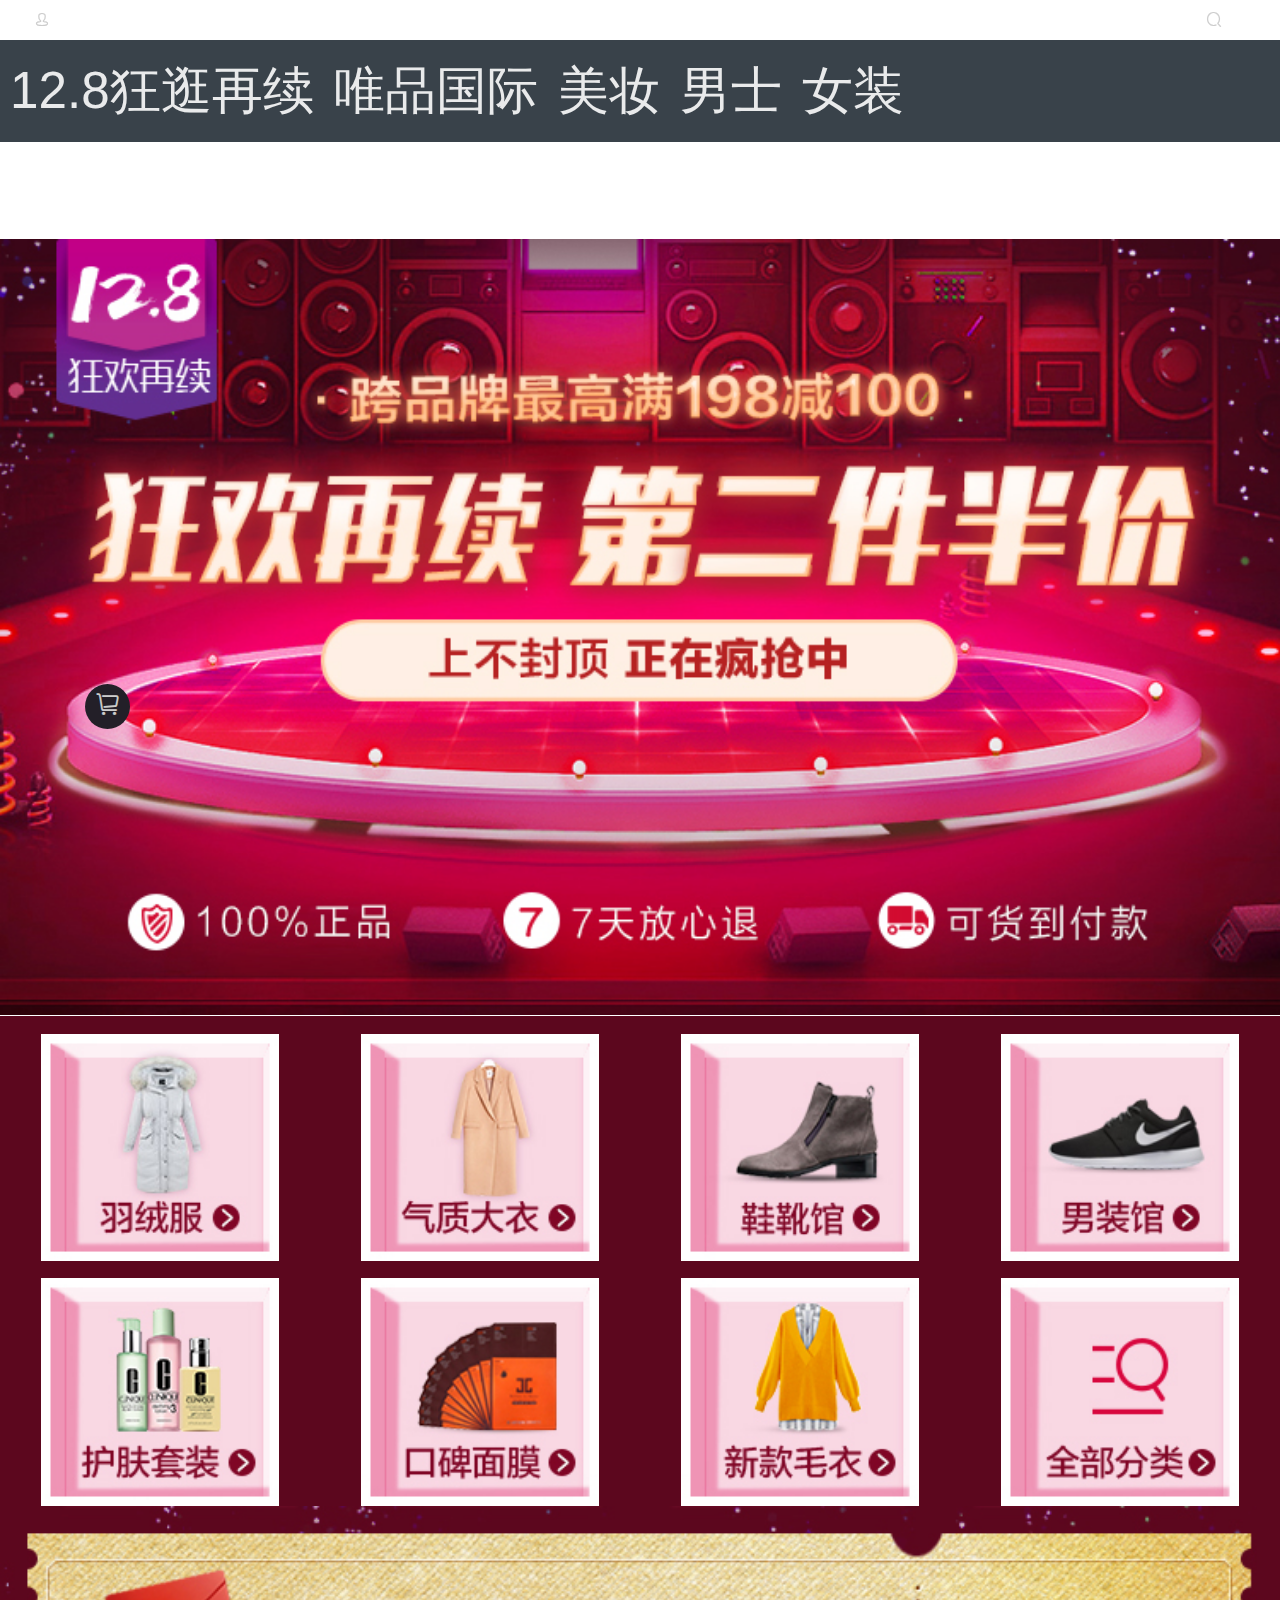
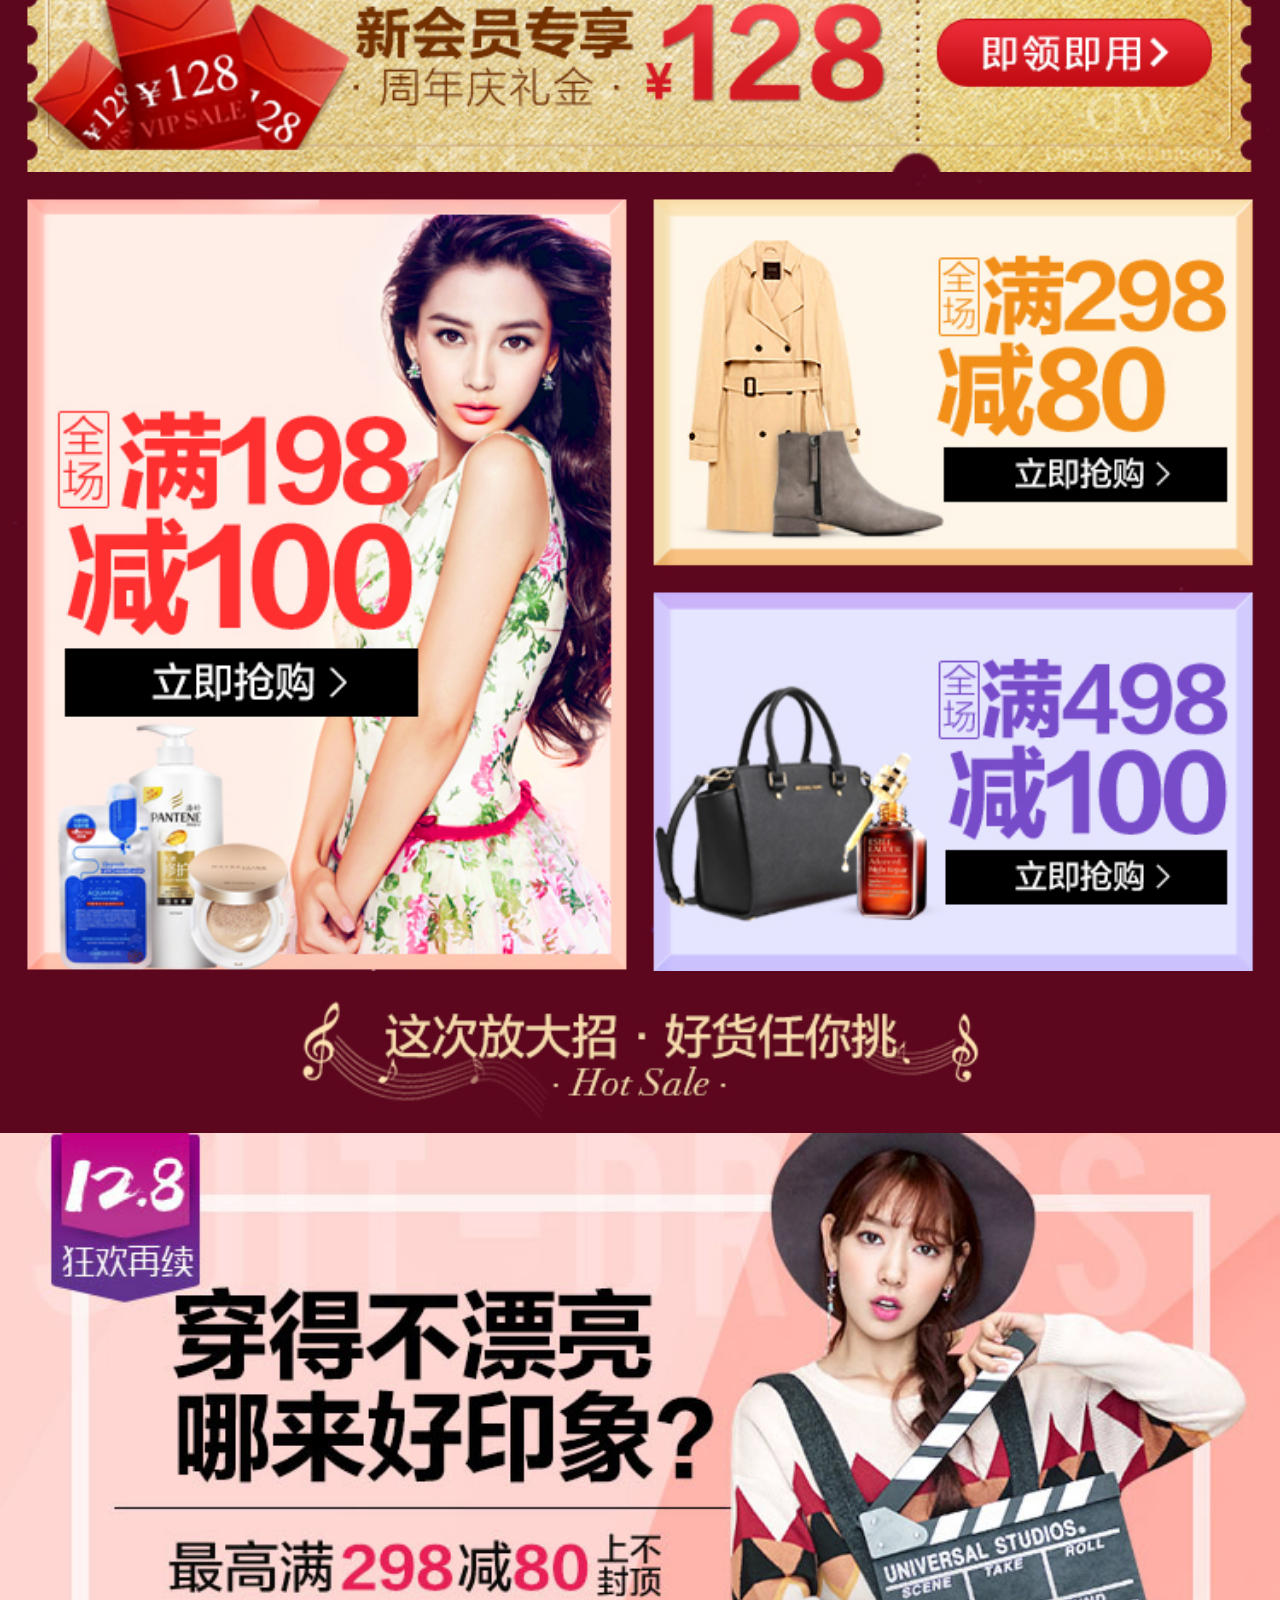
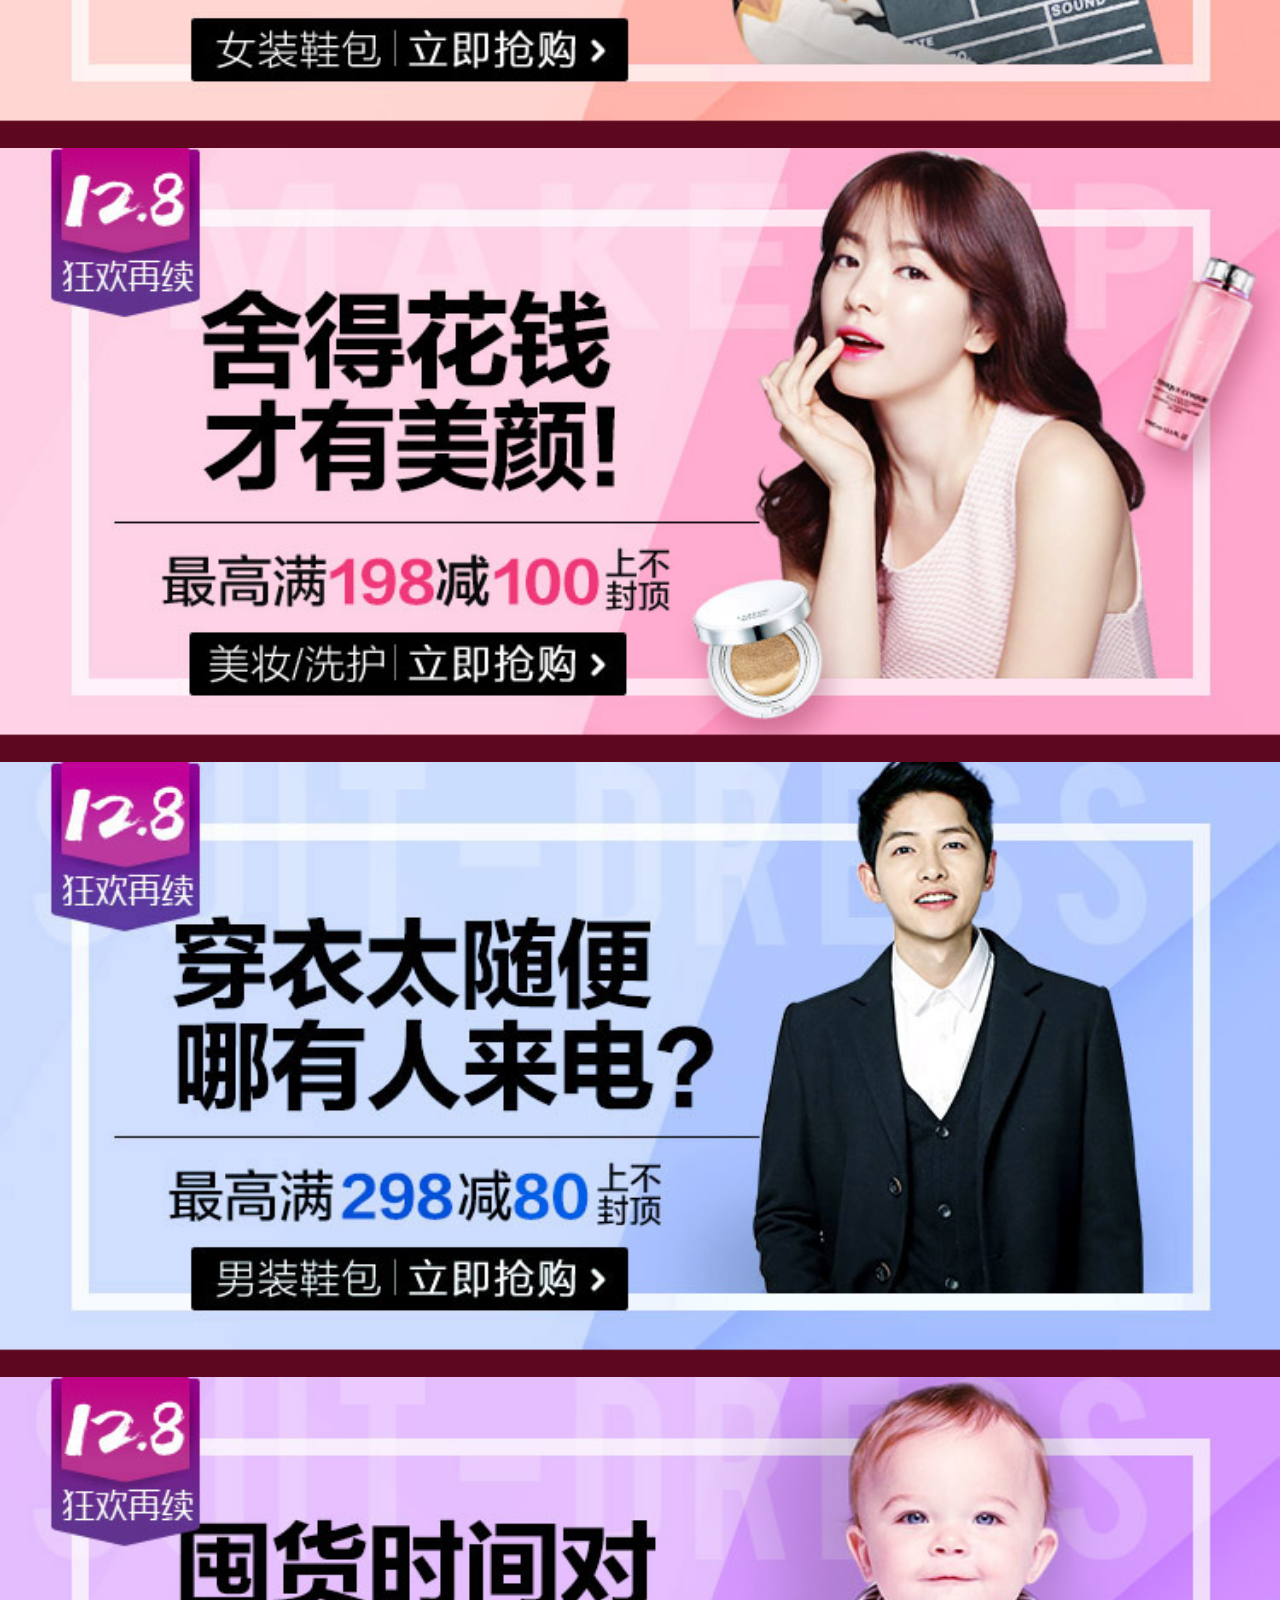
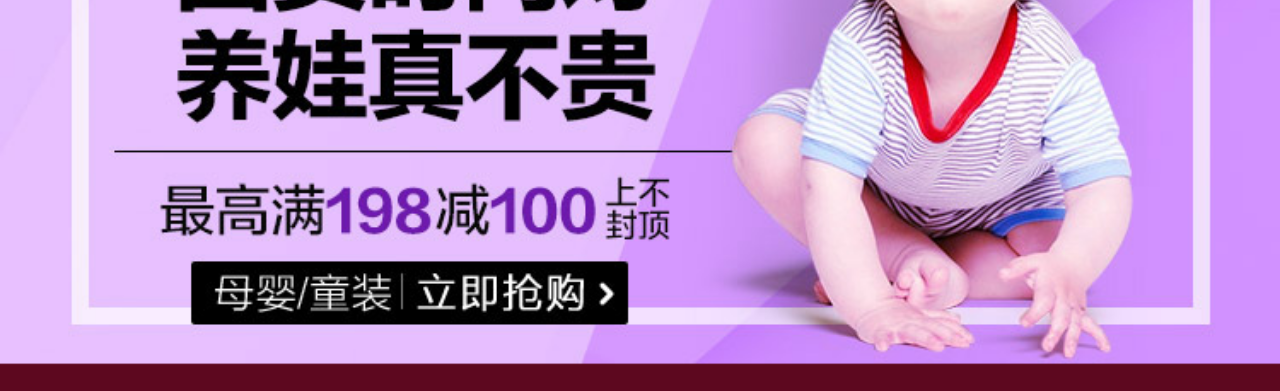
<file: index.html>
<!DOCTYPE html>
<html>
<head>
    <meta charset="utf-8">
    <meta name="viewport" content="initial-scale=1.0, maximum-scale=1.0, user-scalable=no" />
    <title></title>
    <link rel="stylesheet" href="css/index.css" />
    <link rel="stylesheet" href="font/iconfont.css" />
    <script src="js/fun.js"></script>
    <script src="js/jquery-3.1.0.js"></script>
    <script type="text/javascript">
    	
   		document.addEventListener('plusready', function(){
   			//console.log("所有plus api都应该在此事件发生后调用，否则会出现plus is undefined。"
   			
   		});
   		
    </script>
    
</head>
<body>
	<div class="box">
		<div class="fixed iconfont icon-gouwuche">
			
		</div>
		<header>
			
			<div class="title iconfont icon-weipinhuieps"></div>
			<a href="user.html" class="iconfont icon-yonghu left"></a>
			<a href="sousuo.html" class="iconfont icon-sousuo right"></a>
		</header>
		<nav id="nav">
			<a href="##">12.8狂逛再续</a>
			<a href="##">唯品国际</a>
			<a href="##">美妆</a>
			<a href="##">男士</a>
			<a href="##">女装</a>
			<!--<a href="##">鞋包</a>
			<a href="##">运动</a>
			<a href="##">居家</a>
			<a href="##">母婴</a>-->
		</nav>
		<a href="#"class="banner">
			<img src="img/banner.jpg" alt="" />
		</a>
		<a href="#" class="banner-bottom">
			<img src="img/footer.jpg" alt="" />
		</a>
		<div class="category">
			<div class="ca-top">
				<a href="##">
					<img src="img/1.png" alt="" />
				</a>
				<a href="##">
					<img src="img/2.png" alt="" />
				</a>
				<a href="##">
					<img src="img/3.png" alt="" />
				</a>
				<a href="##">
					<img src="img/4.png" alt="" />
				</a>
			</div>
			<div class="ca-bottom">
				<a href="##">
					<img src="img/5.png" alt="" />
				</a>
				<a href="##">
					<img src="img/6.png" alt="" />
				</a>
				<a href="##">
					<img src="img/7.png" alt="" />
				</a>
				<a href="##">
					<img src="img/8.png" alt="" />
				</a>
			</div>
		</div>
		<div class="vip">
			<img src="img/128.jpg" alt="" />
		</div>
		<div class="one">
			<div class="left">
				<img src="img/11.jpg" alt="" />
			</div>
			<div class="right">
				<img src="img/12.jpg" alt="" />
				<img src="img/13.jpg" alt="" />
			</div>
		</div>
		<div class="two">
			<img src="img/21.jpg" alt="" />
			<img src="img/22.jpg" alt="" />
			<img src="img/23.jpg" alt="" />
			<img src="img/24.jpg" alt="" />
			<img src="img/25.jpg" alt="" />
		</div>
	</div>
	
</body>
</html>
</file>
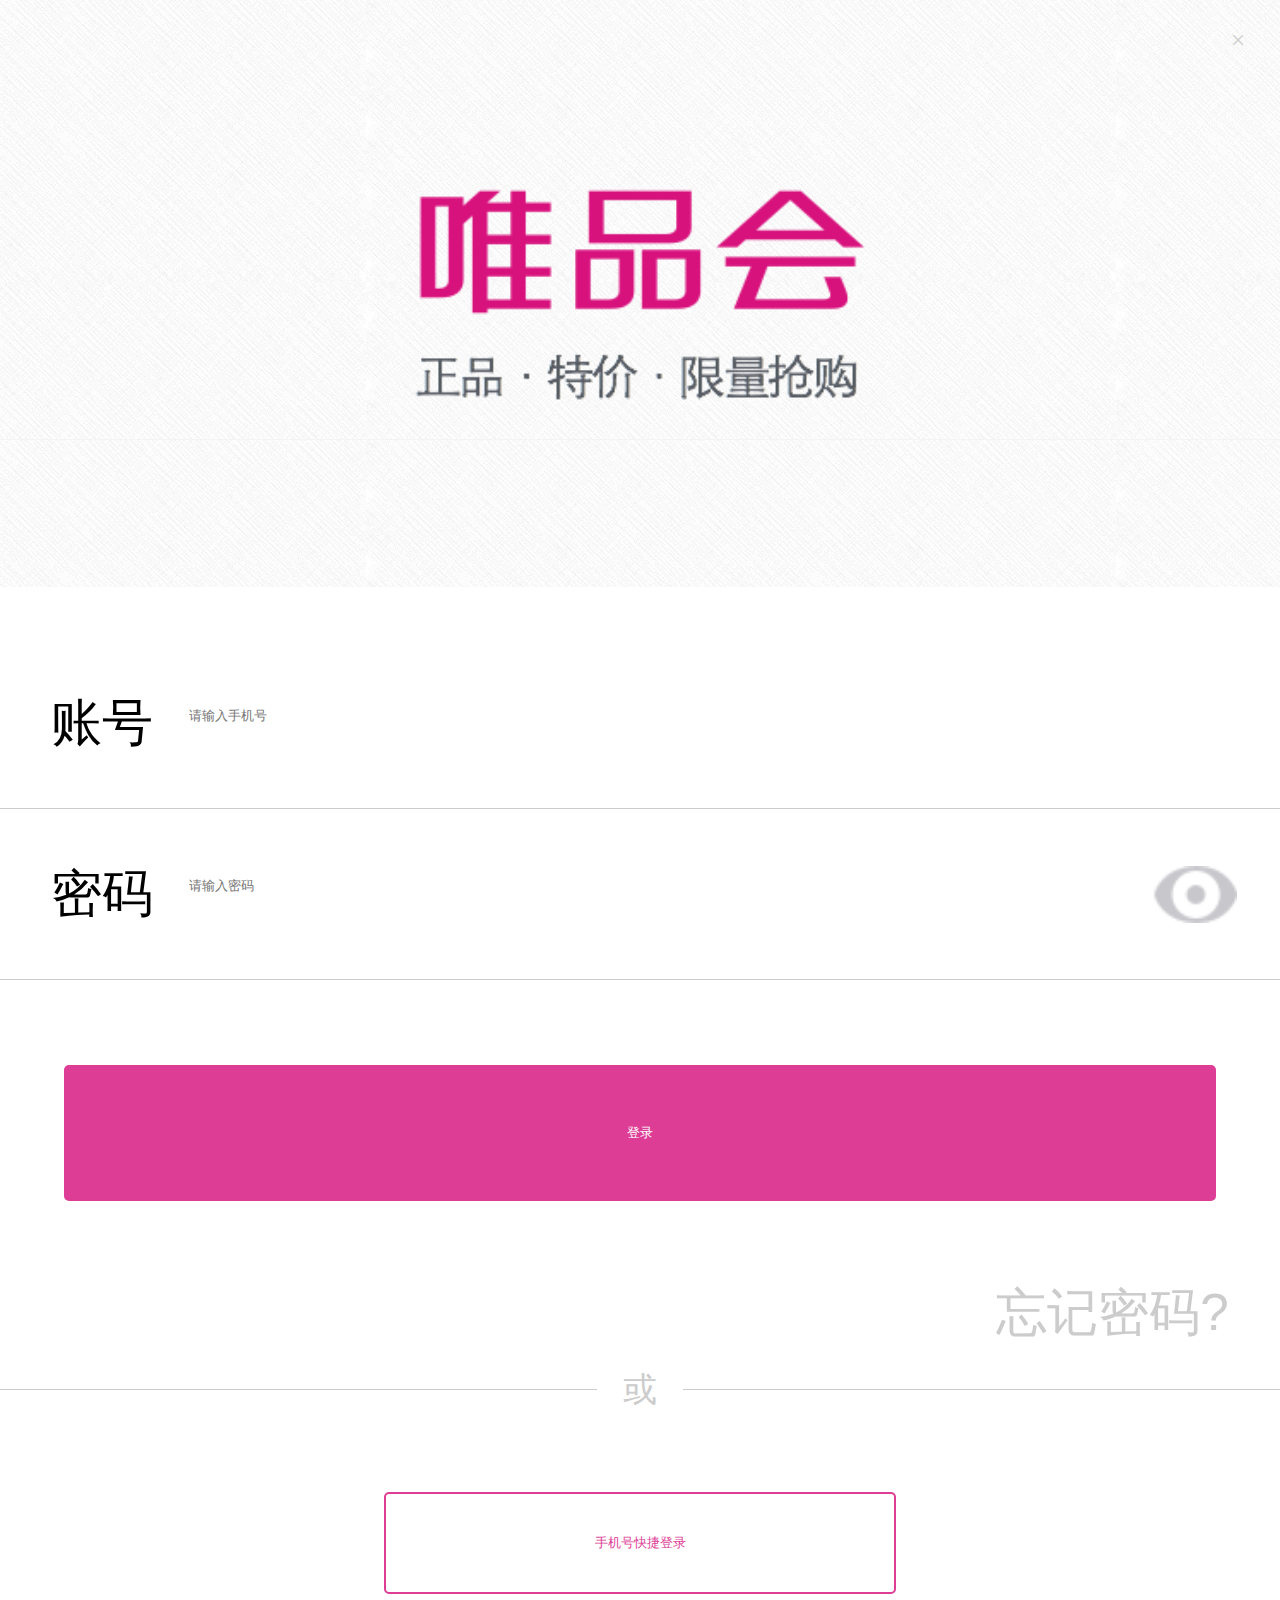
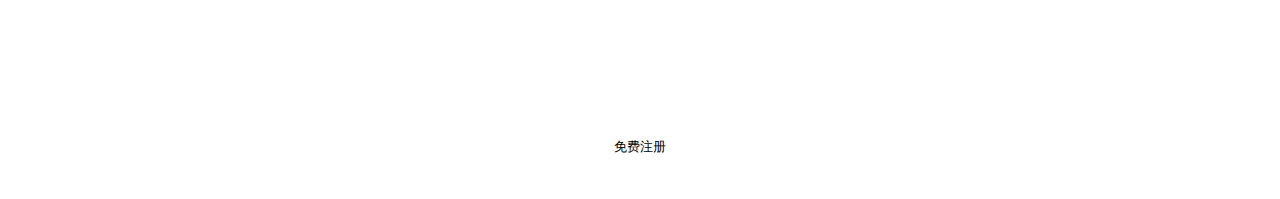
<file: login.html>
<!DOCTYPE html>
<html>
<head>
    <meta charset="utf-8">
    <meta name="viewport" content="width=device-width, initial-scale=1">
	<meta name="x5-orientation" content="portrait | landscape" /> 
    <meta name="screen-orientation" content="portrait">
    <meta name="x5-fullscreen" content="true" />
    <meta name="format-detection" content="telephone=no, email=no" />
    <title></title>
    <link rel="stylesheet" href="css/login.css" />
    <link rel="stylesheet" href="font2/iconfont.css" />
    <link rel="stylesheet" href="font2/iconfont.css" />
    <script src="js/fun.js"></script>
    <script src="js/jquery-3.1.0.js"></script>
    <script type="text/javascript">
    	
   		document.addEventListener('plusready', function(){
   			//console.log("所有plus api都应该在此事件发生后调用，否则会出现plus is undefined。"
   			
   		});
   		
    </script>
    
</head>
<body>
	<div class="box">
		<div class="top">
			<a href="user.html"><div class="iconfont icon-close right"></div></a>
			<div class="con"></div>
		</div>
		<div class="sing">
			<div class="phone">
				<span>账号</span>
				<input type="text" placeholder="请输入手机号" />
			</div>
			<div class="phone">
				<span>密码</span>
				<input type="text" placeholder="请输入密码" />
				<a href="##"></a>
			</div>
		</div>
		<a href="index.html"><input type="button" class="login" value="登录"/></a>
		<a href="##" class="forget">忘记密码?</a>
		<footer>
			<legend>或</legend>
			<a href="phone.html"><input type="button" value="手机号快捷登录" class="phone"/></a>
			<a href="sing.html"><input type="button" value="免费注册" class="sing"/></a>
		</footer>
		

	</div>
	
</body>
</html>
</file>
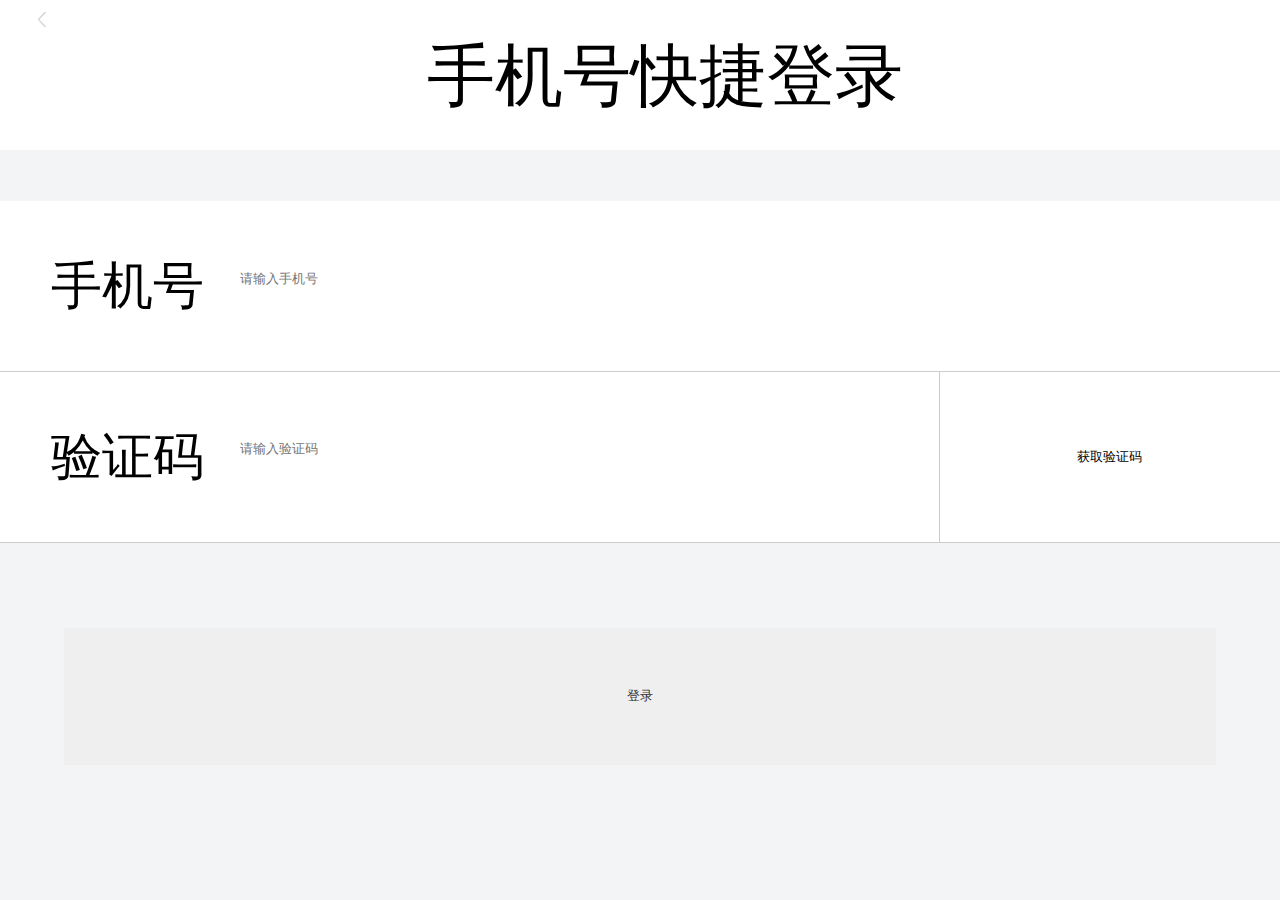
<file: phone.html>
<!DOCTYPE html>
<html>
<head>
    <meta charset="utf-8">
    <meta name="viewport" content="width=device-width, initial-scale=1">
	<meta name="x5-orientation" content="portrait | landscape" /> 
    <meta name="screen-orientation" content="portrait">
    <meta name="x5-fullscreen" content="true" />
    <meta name="format-detection" content="telephone=no, email=no" />
    <title></title>
    <link rel="stylesheet" href="css/phone.css" />
    <link rel="stylesheet" href="font/iconfont.css" />
    <script src="js/fun.js"></script>
    <script src="js/jquery-3.1.0.js"></script>
    <script type="text/javascript">
    	
   		document.addEventListener('plusready', function(){
   			//console.log("所有plus api都应该在此事件发生后调用，否则会出现plus is undefined。"
   			
   		});
   		
    </script>
    
</head>
<body>
	<div class="box">
		<header>
			<a href="login.html">
				<div class="left iconfont icon-xiangzuojiantou"></div>
			</a>
			手机号快捷登录
		</header>
		<div class="sing">
			<div class="phone">
				<span>手机号</span>
				<input type="text" placeholder="请输入手机号" />
			</div>
			<div class="phone">
				<span>验证码</span>
				<input type="text" placeholder="请输入验证码" />
				<button>获取验证码</button>
				
			</div>
			
			
		</div>
		<a href="index.html"><input type="button"  value="登录"/></a>
		
	</div>
	
</body>
</html>
</file>
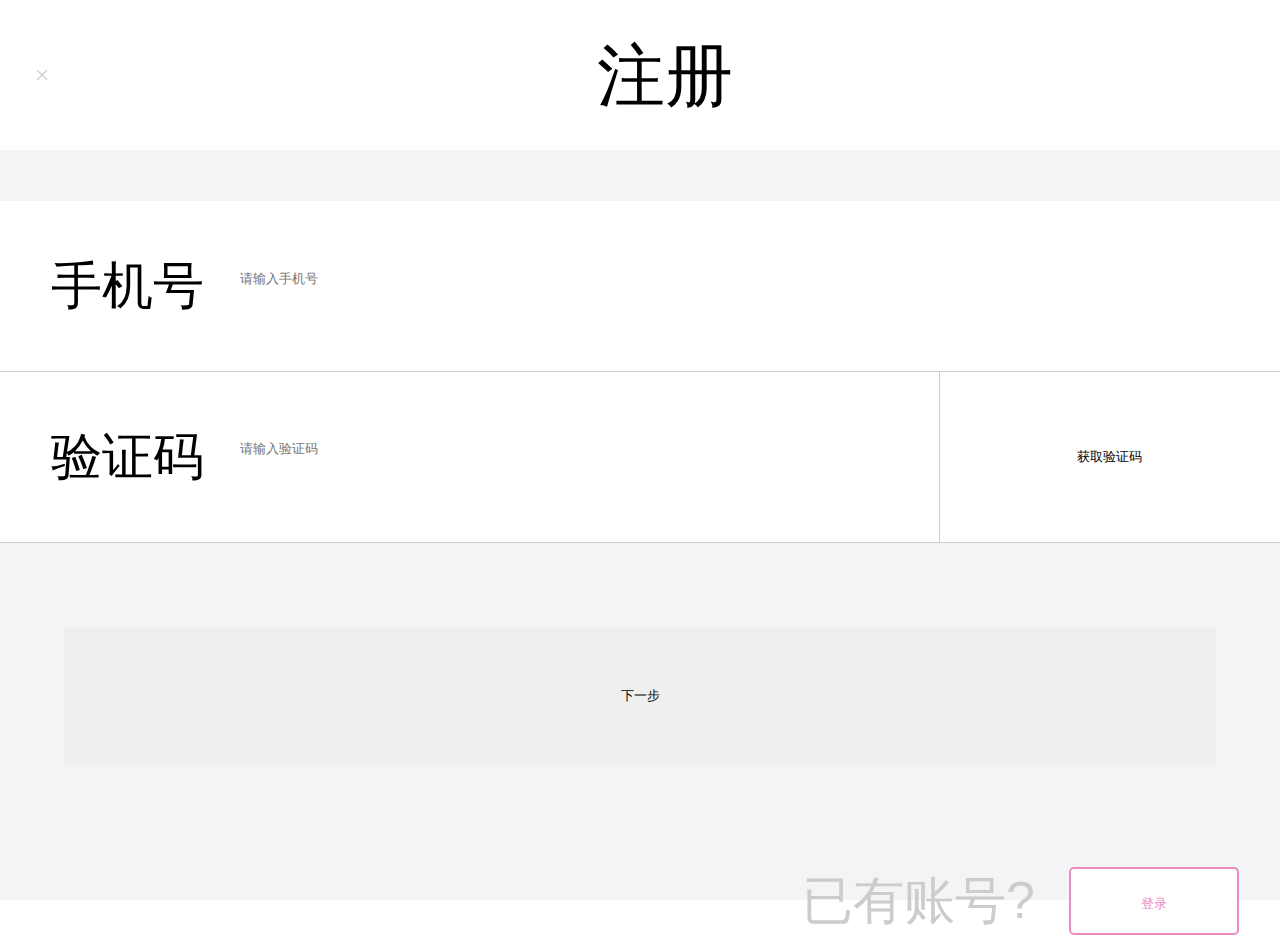
<file: sing.html>
<!DOCTYPE html>
<html>
<head>
    <meta charset="utf-8">
    <meta name="viewport" content="width=device-width, initial-scale=1">
	<meta name="x5-orientation" content="portrait | landscape" /> 
    <meta name="screen-orientation" content="portrait">
    <meta name="x5-fullscreen" content="true" />
    <meta name="format-detection" content="telephone=no, email=no" />
    <title></title>
    <link rel="stylesheet" href="css/sing.css" />
    <link rel="stylesheet" href="font2/iconfont.css" />
    <script src="js/fun.js"></script>
    <script src="js/jquery-3.1.0.js"></script>
    <script type="text/javascript">
    	
   		document.addEventListener('plusready', function(){
   			//console.log("所有plus api都应该在此事件发生后调用，否则会出现plus is undefined。"
   			
   		});
   		
    </script>
    
</head>
<body>
	<div class="box">
		<header>
			<a href="user.html">
				<div class="left iconfont icon-close"></div>
			</a>
			注册
		</header>
		<div class="sing">
			<div class="phone">
				<span>手机号</span>
				<input type="text" placeholder="请输入手机号" />
			</div>
			<div class="phone">
				<span>验证码</span>
				<input type="text" placeholder="请输入验证码" />
				<button>获取验证码</button>
				
			</div>
			
			
		</div>
		<input type="button"  value="下一步"/>
			<div class="that">
				<span>已有账号?</span>
				<a href="login.html"><input type="button" value="登录"/></a>
			</div>
	</div>
	
</body>
</html>
</file>
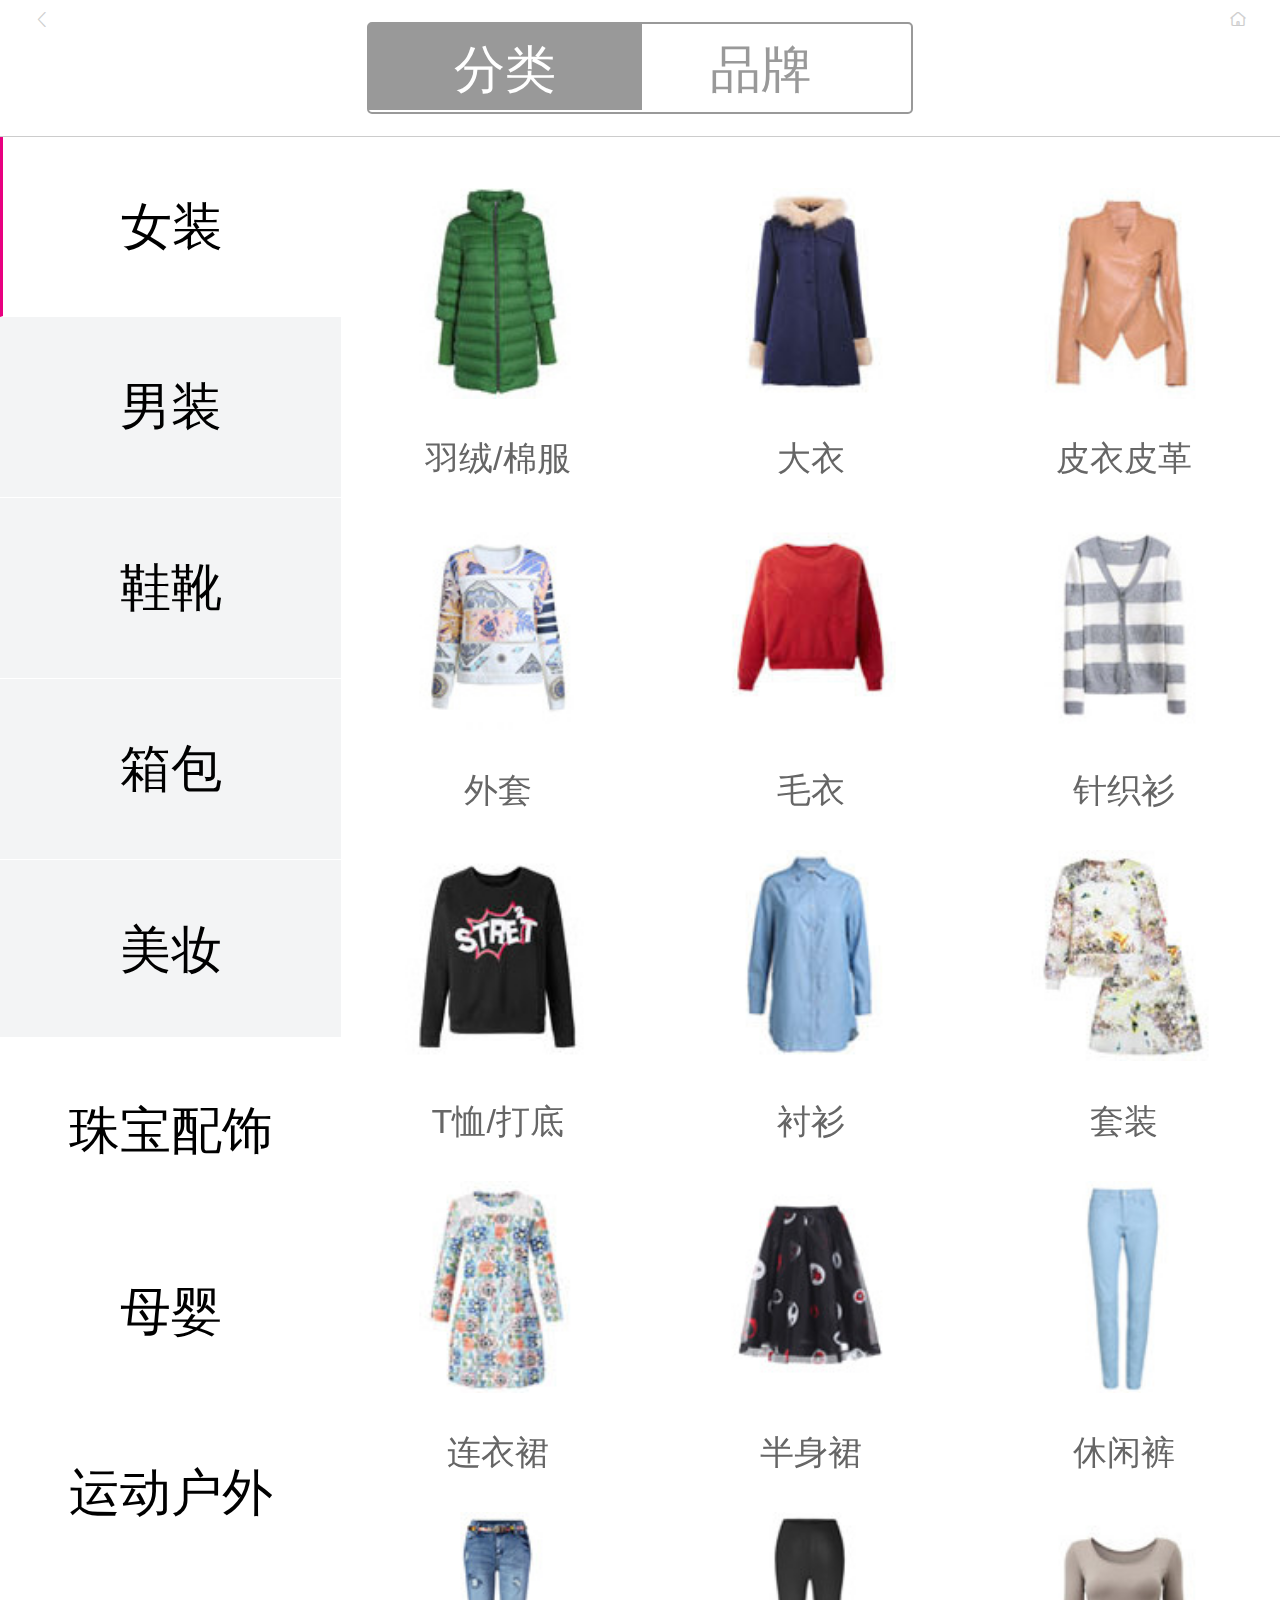
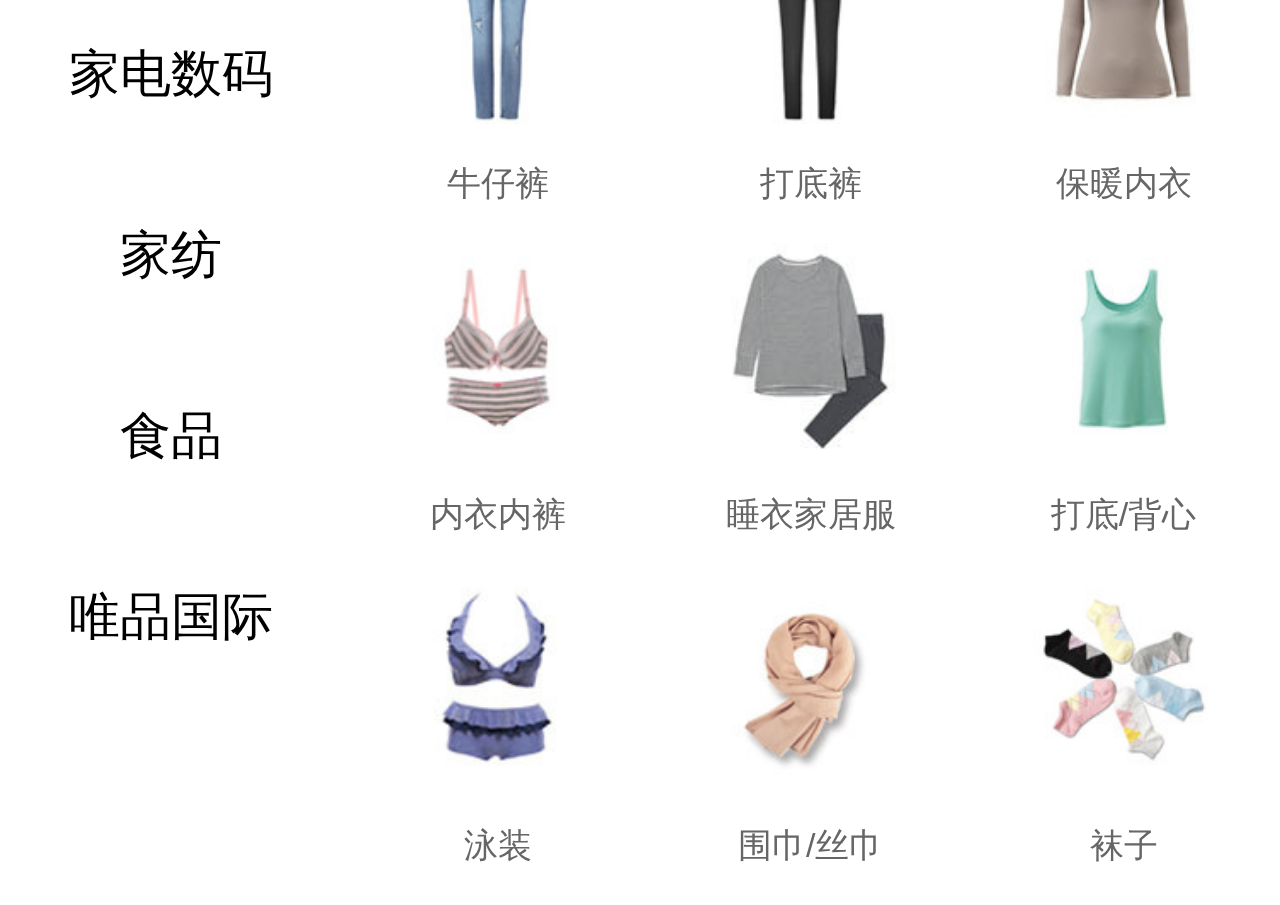
<file: sousuo.html>
<!DOCTYPE html>
<html>
<head>
    <meta charset="utf-8">
    <meta name="viewport" content="width=device-width, initial-scale=1">
	<meta name="x5-orientation" content="portrait | landscape" /> 
    <meta name="screen-orientation" content="portrait">
    <meta name="x5-fullscreen" content="true" />
    <meta name="format-detection" content="telephone=no, email=no" />
    <title></title>
    <link rel="stylesheet" href="css/sousuo.css" />
    <link rel="stylesheet" href="font/iconfont.css" />
    <script src="js/fun.js"></script>
    <script src="js/jquery-3.1.0.js"></script>
    <script type="text/javascript">
    	
   		document.addEventListener('plusready', function(){
   			//console.log("所有plus api都应该在此事件发生后调用，否则会出现plus is undefined。"
   			
   		});
   		
    </script>
    
</head>
<body>
	<div class="box">
		<header class="header">	
				<a href="index.html">
					<div class="iconfont icon-xiangzuojiantou left"></div>
				</a>
				<a href="index.html">
					<div class="iconfont icon-shouye right"></div>
				</a>
				<div class="category">
				    <div class="ca-left">分类</div>
				    <div class="ca-right">品牌</div>
			   </div>
		</header>
		<ul class="liebiao">
			<li>女装</li>
			<li>男装</li>
			<li>鞋靴</li>
			<li>箱包</li>
			<li>美妆</li>
			<li>珠宝配饰</li>
			<li>母婴</li>
			<li>运动户外</li>
			<li>家电数码</li>
			<li>家纺</li>
			<li>食品</li>
			<li>唯品国际</li>
		</ul>
		<div class="con">
			<a href="##">
				<img src="img/f1.jpg" alt="" />
				<p>羽绒/棉服</p>
			</a>
			<a href="##">
				<img src="img/f2.jpg" alt="" />
				<p>大衣</p>
			</a>
			<a href="##">
				<img src="img/f3.jpg" alt="" />
				<p>皮衣皮革</p>
			</a>
			<a href="##">
				<img src="img/f4.jpg" alt="" />
				<p>外套</p>
			</a>
			<a href="##">
				<img src="img/f5.jpg" alt="" />
				<p>毛衣</p>
			</a>
			<a href="##">
				<img src="img/f6.jpg" alt="" />
				<p>针织衫</p>
			</a>
			<a href="##">
				<img src="img/f7.jpg" alt="" />
				<p>T恤/打底</p>
			</a>
			<a href="##">
				<img src="img/f8.jpg" alt="" />
				<p>衬衫</p>
			</a>
			<a href="##">
				<img src="img/f9.jpg" alt="" />
				<p>套装</p>
			</a>
			<a href="##">
				<img src="img/f10.jpg" alt="" />
				<p>连衣裙</p>
			</a>
			<a href="##">
				<img src="img/f11.jpg" alt="" />
				<p>半身裙</p>
			</a>
			<a href="##">
				<img src="img/f12.jpg" alt="" />
				<p>休闲裤</p>
			</a>
			<a href="##">
				<img src="img/f13.jpg" alt="" />
				<p>牛仔裤</p>
			</a>
			<a href="##">
				<img src="img/f14.jpg" alt="" />
				<p>打底裤</p>
			</a>
			<a href="##">
				<img src="img/f15.jpg" alt="" />
				<p>保暖内衣</p>
			</a>
			<a href="##">
				<img src="img/f16.jpg" alt="" />
				<p>内衣内裤</p>
			</a>
			<a href="##">
				<img src="img/f17.jpg" alt="" />
				<p>睡衣家居服</p>
			</a>
			<a href="##">
				<img src="img/f18.jpg" alt="" />
				<p>打底/背心</p>
			</a>
			<a href="##">
				<img src="img/f19.jpg" alt="" />
				<p>泳装</p>
			</a>
			<a href="##">
				<img src="img/f20.jpg" alt="" />
				<p>围巾/丝巾</p>
			</a>
			<a href="##">
				<img src="img/f21.jpg" alt="" />
				<p>袜子</p>
			</a>
		</div>
		<div class="daoh"></div>
		<div class="che"></div>
		
	</div>
	
</body>
</html>
</file>
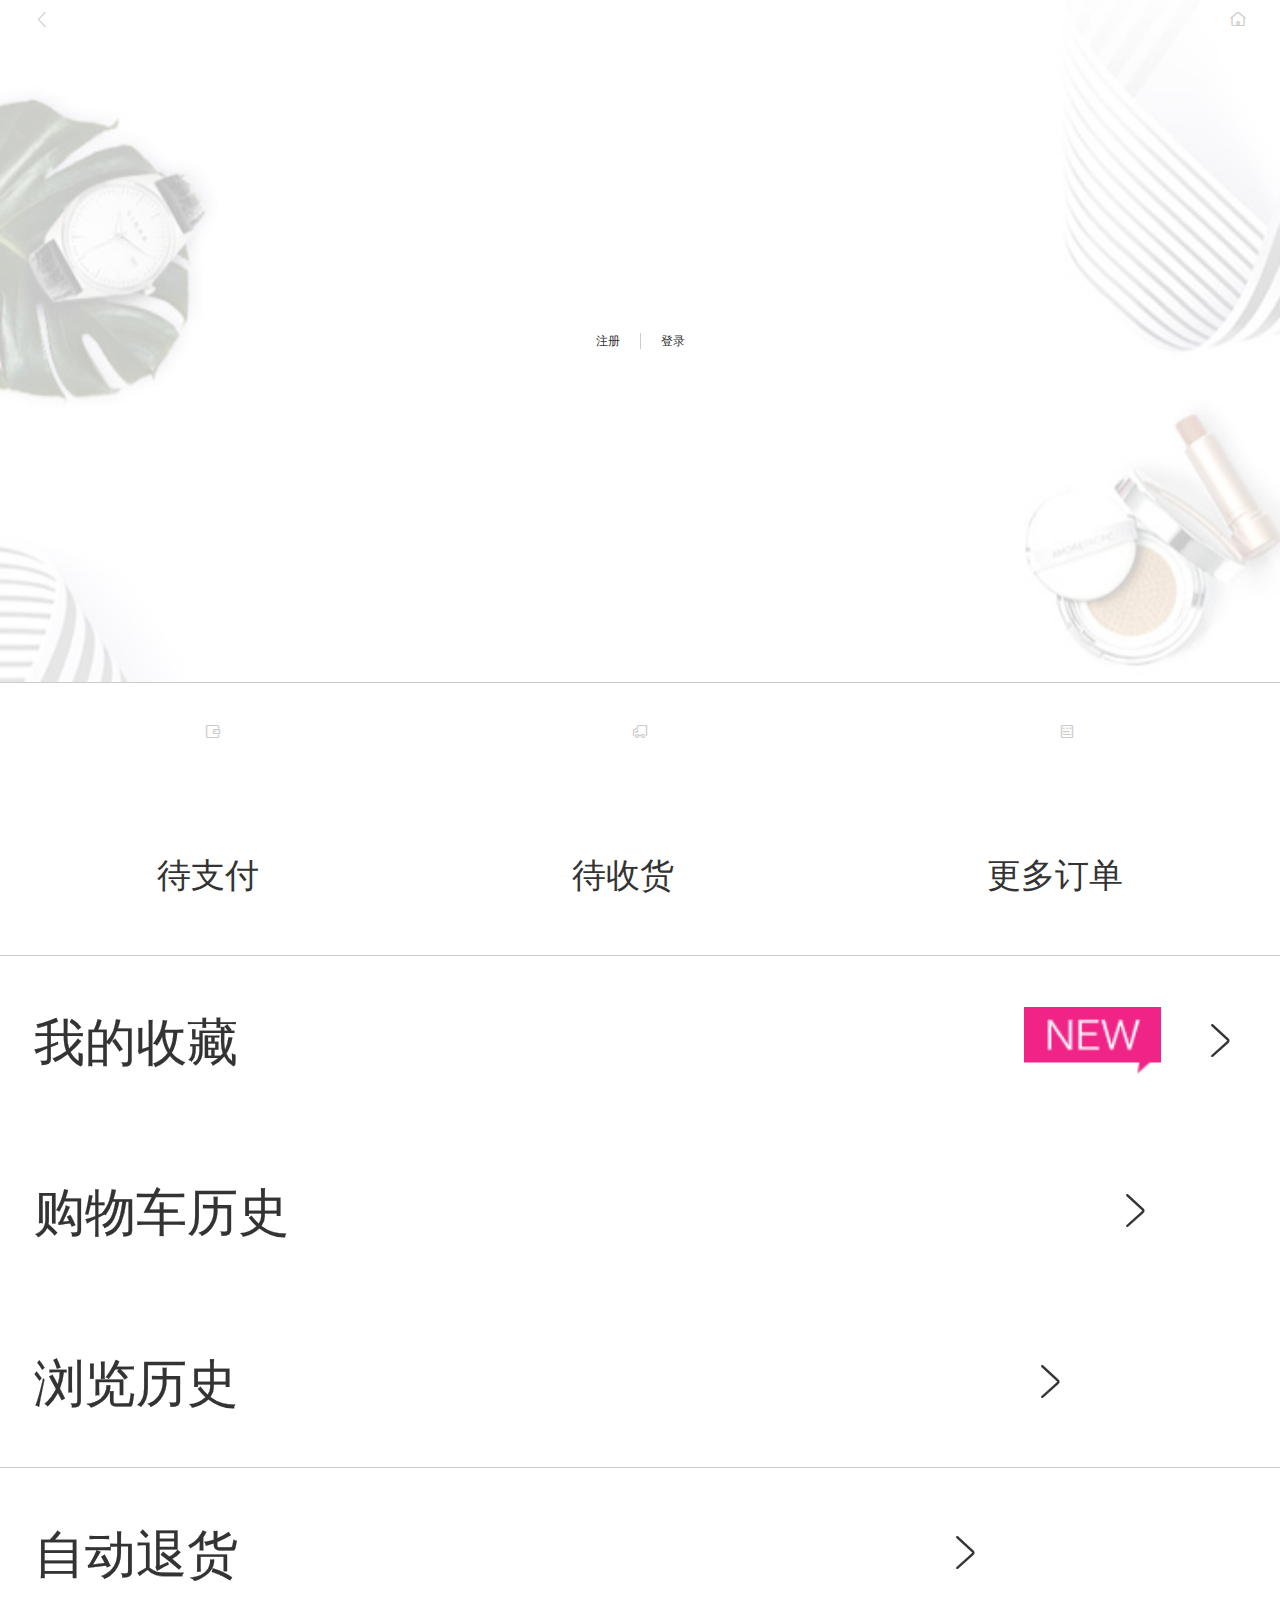
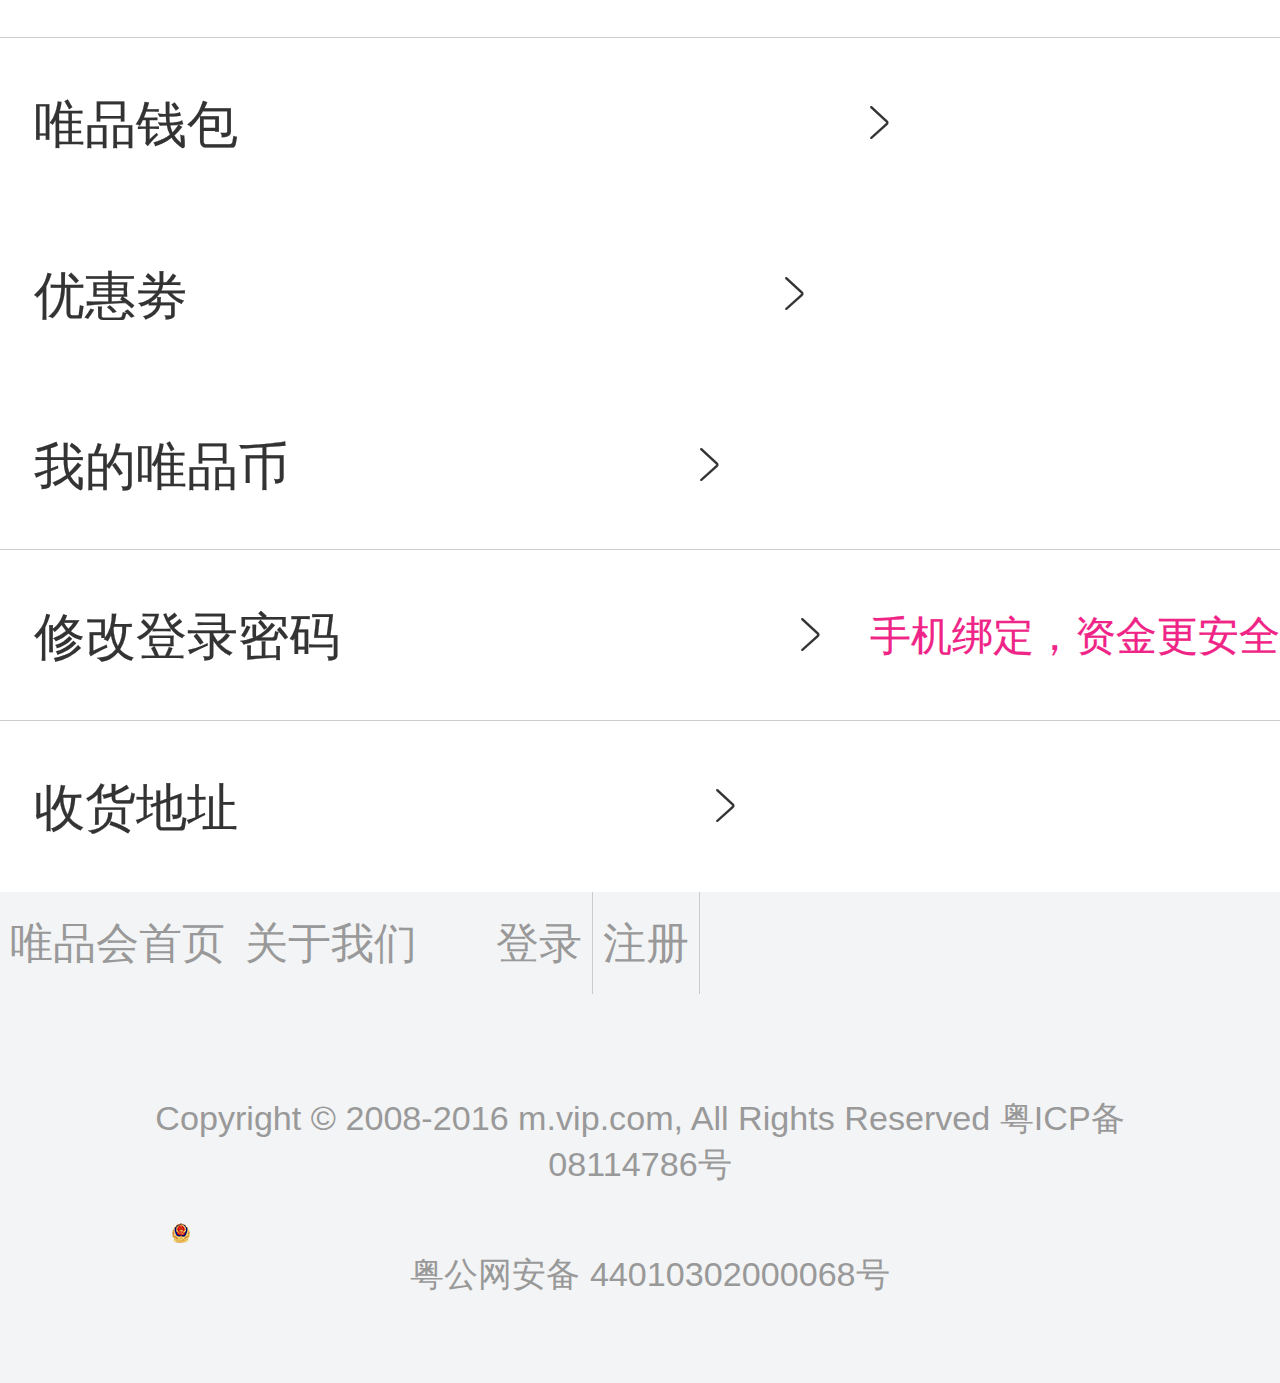
<file: user.html>
<!DOCTYPE html>
<html>
<head>
    <meta charset="utf-8">
    <meta name="viewport" content="width=device-width, initial-scale=1">
	<meta name="x5-orientation" content="portrait | landscape" /> 
    <meta name="screen-orientation" content="portrait">
    <meta name="x5-fullscreen" content="true" />
    <meta name="format-detection" content="telephone=no, email=no" />
    <title></title>
    <link rel="stylesheet" href="css/user.css" />
    <link rel="stylesheet" href="font/iconfont.css" />
    <script src="js/fun.js"></script>
    <script src="js/jquery-3.1.0.js"></script>
    <script type="text/javascript">
    	
   		document.addEventListener('plusready', function(){
   			//console.log("所有plus api都应该在此事件发生后调用，否则会出现plus is undefined。"
   			
   		});
   		
    </script>
    
</head>
<body>
	<div class="box">
		<header>
			<div class="header">
				<a href="index.html">
					<div class="iconfont icon-xiangzuojiantou left"></div>
				</a>
				<a href="index.html">
					<div class="iconfont icon-shouye right"></div>
				</a>
				
			</div>
			<div class="login">
				<a href="sing.html">注册</a>
				<a href="login.html">登录</a>
			</div>
		</header>
		<div class="zhifu">
			<div class="icon">
				<a href="##" class="iconfont icon-pay"></a>
			    <a href="##" class="iconfont icon-deliver"></a>
			    <a href="##" class="iconfont icon-dingdan"></a>
			</div>
			<div class="wenzi">
				<span>待支付</span>
				<span>待收货</span>
				<span>更多订单</span>
			</div>
			
		</div>
		<div class="more">
			<a href="##" class="iconfont icon-more">我的收藏
			<div class="new"></div>
			</a>
			<a href="##" class="iconfont icon-more">购物车历史</a>
			<a href="##" class="iconfont icon-more">浏览历史</a>
			<a href="##" class="iconfont icon-more">自动退货</a>
			<a href="##" class="iconfont icon-more">唯品钱包</a>
			<a href="##" class="iconfont icon-more">优惠劵</a>
			<a href="##" class="iconfont icon-more">我的唯品币
			<span>手机绑定，资金更安全</span></a>
			<a href="##" class="iconfont icon-more">修改登录密码</a>
			<a href="##" class="iconfont icon-more">收货地址</a>
		</div>
		<footer>
			<div class="top">
				<div class="top-left">
					<span>唯品会首页</span>
					<span>关于我们</span>
				</div>
				<div class="top-right">
					<a href="login.html"><span>登录</span></a>
					<a href="sing.html"><span>注册</span></a>
					
				</div>
			</div>
			<div class="con">
				<p>Copyright © 2008-2016 m.vip.com, All Rights Reserved 粤ICP备08114786号</p>
			</div>
			<div class="bottom">
				<img src="img/psb.png" alt="" />
				<p>粤公网安备 44010302000068号</p>
			</div>
		</footer>
	</div>
	
</body>
</html>
</file>
<file: css/index.css>
body,html{
	margin: 0;padding: 0;
	width: 100%;height: 100%;
	font-family: Helvetica;
}
*{
	box-sizing: border-box;
}
a{
	text-decoration: none;
}
a img{
	display: block;
}
.box{
	width: 100%;height: 100%;
}
.fixed{
	width: 45px;height: 45px;border-radius: 50%;
	background: #231F28;
	color: #fff;
	position: fixed;
	left: 0.5rem;
	bottom: 1rem;
	
	line-height: 45px;
	text-align: center;
}
header{
	background: #fff;
	width: 100%;height: 40px;
    position: fixed;
    left: 0;top: 0;

}
header .title{
	font-size: 0.3rem;
	text-align: center;
	line-height: 0.8rem;
	color: #fff;
}
header span{
	float: left;
	width: 100%;
	font-size: 0.2rem;
	color: #fff;
	text-align: center;
	margin-top: -0.2rem;
}
header .left{
	display: block;
	width: 40px;height: 40px;border-radius: 50%;
	background: #fff;
    position: absolute;left: 0.2rem;top: 0;
} 
header .right{
	display: block;
	width:40px;height: 40px;border-radius: 50%;
	background: #fff;
    position: absolute;right: 0.2rem;top:0;
}
nav{
	width: 100%;height: 0.6rem;
	background: #39424A;margin-top: 40px;
	position: fixed;
	left: 0;top: 0px;
}
nav a{
	display: block;
	width: auto;height: 0.4rem;padding: 0 10px;
	font-size: 0.3rem;color: #E9EAEB;
	margin-top: 0.1rem;
	float: left;
	line-height: 0.4rem;text-align: center;
}
.banner{
	display: block;
	width: 100%;height: auto;
	float: left;
	margin-top: 1.4rem;
}
.banner img{
	display: block;
	width: 100%;
	border: 0;
}
.banner-bottom{
	display: block;
	width: 100%;height: auto;
	float: left;
	border-bottom: 1px solid #fff;
}
.banner-bottom img{
	display: block;
	width: 100%;border: 0;
}
.category{
	width: 100%;height: auto;
	float: left;
		background: #5C071E;
}
.ca-top{
	width: 100%;height: auto;
	float: left;
	margin-top: 0.1rem;
	display: -webkit-flex;
	display: flex;
	justify-content: space-around;
	}
	.ca-bottom{
	width: 100%;height: auto;
	float: left;
	margin-top: 0.1rem;
	display: -webkit-flex;
	display: flex;
	justify-content: space-around;
	}
.ca-top a{
	float: left;
}
.ca-top a img{
	width: 1.4rem;
	text-align: center;
}
.ca-bottom a{
	float: left;
}
.ca-bottom a img{
	width: 1.4rem;
}
.vip{
	width: 100%;
}
.vip img{
	display: block;
	width: 100%;
}
.one{
	width: 100%;
}
.one .left{
	float: left;
	width: 50%;
}
.one .right{
	float: left;
	width: 50%;
}
.one .left img{
	display: block;
	width: 100%;
}
.one .right img{
	float: right;
	width: 100%;
}
.two{
	width: 100%;
}
.two img{
	display: block;
	width: 100%;
}
</file>
<file: font/iconfont.css>
@font-face {font-family: "iconfont";
  src: url('iconfont.eot?t=1481438784181'); /* IE9*/
  src: url('iconfont.eot?t=1481438784181#iefix') format('embedded-opentype'), /* IE6-IE8 */
  url('iconfont.woff?t=1481438784181') format('woff'), /* chrome, firefox */
  url('iconfont.ttf?t=1481438784181') format('truetype'), /* chrome, firefox, opera, Safari, Android, iOS 4.2+*/
  url('iconfont.svg?t=1481438784181#iconfont') format('svg'); /* iOS 4.1- */
}

.iconfont {
  font-family:"iconfont" !important;
  font-size:16px;
  font-style:normal;
  -webkit-font-smoothing: antialiased;
  -webkit-text-stroke-width: 0.2px;
  -moz-osx-font-smoothing: grayscale;
  line-height: 40px;
  color: #ccc;
}

.icon-deliver:before { content: "\e671"; }

.icon-pay:before { content: "\e673"; }

.icon-more:before { content: "\e6a7"; float: right;margin-right: 0.2rem;}

.icon-dingdan:before { content: "\e737"; }

.icon-gouwuche:before { content: "\e73d";font-size: 25px; }

.icon-shouye:before { content: "\e751"; }

.icon-sousuo:before { content: "\e752"; }

.icon-dingbu:before { content: "\e76c"; }

.icon-yonghu:before { content: "\e788"; }

.icon-xiangzuojiantou:before { content: "\e660"; }

.icon-weipinhuieps:before { content: "\e627";color:#E153A2;}
</file>
<file: css/login.css>
body,html{
	margin: 0;padding: 0;
	width: 100%;height: 100%;
	font-family: Helvetica;
}
*{
	box-sizing: border-box;
}
a{
	text-decoration: none;
}
a img{
	display: block;
}
.box{
	width: 100%;height: 100%;
}
.top{
	width: 100%;height: 3.44rem;
	background: url("../img/login_bg.png");
	position: relative;
}
.con{
	width: 2.68rem;height: 1.3rem;
	background: url("../img/logo.png") ;
	background-size: cover;
	position: absolute;
	left: 0;right: 0;top: 0;bottom: 0;
	margin: auto;
}
.top .right{
	float: right;
	margin-top: 0.2rem;
	margin-right: 0.2rem;
}
.sing{
	width: 100%;height: auto;
	margin-top: 0.3rem;
}
.sing .phone{
	width: 100%;height: 1rem;background: #fff;
	border-bottom: 1px solid #ccc;
}
.sing .phone span{
	display: block;
	width: auto;height: 1rem;
	font-size: 0.3rem;
	line-height: 1rem;
	margin-left: 0.3rem;
	float: left;
}
.sing .phone input{
	float: left;
	height: 0.9rem;
	border: 0;
	margin-left: 0.2rem;
	outline: none;
}
.phone button{
	width: 2rem;height: 1rem;
	background: #fff;
	border:0;
	float: right;
	border-left:1px solid #ccc;
	border-bottom: 1px solid #ccc;
}
.phone a{
	display: block;
	float: right;
	width: 1rem;height: 1rem;
	background: url(../img/hidepassword.png) center no-repeat;
	background-size: 50%;
}
.login{
	display: block;
	width: 90%;height:0.8rem;
	margin: 0.5rem auto;
	border: 0;
	color:#fff;
	background: #DE3D96;
	border-radius: 5px;
	outline: none;
}
.forget{
	display: block;
	width: 100%;height: 0.3rem;
	font-size: 0.3rem;
	color: #ccc;
	padding: 0 0.3rem;
	text-align: right;
	line-height: 0.3rem;
}
footer{
	margin-top: 0.3rem;
	width: 100%;height: 2.4rem;border-top: 1px solid #ccc;
	display: -webkit-flex;
	display: flex;
	align-items: center;
	flex-direction:column;
}
footer legend{
	background: #fff;
	width: 0.5rem;height: 0.5rem;font-size: 0.2rem;
	line-height: 0.5rem;text-align: center;
	color: #ccc;
	margin:-0.25rem auto;
}
footer .phone{
	margin-top:0.5rem ;
	width: 3rem;height: 0.6rem;
	border: 0;
	border: 2px solid #DE3D96;
	border-radius: 5px;
	background: #fff;
	color:#DE3D96;
	outline: none;
}
footer .sing{
	width: 3rem;
	background: #fff;
	border: 0;
	outline: none;
}
</file>
<file: font2/iconfont.css>
@font-face {font-family: "iconfont";
  src: url('iconfont.eot?t=1481442273209'); /* IE9*/
  src: url('iconfont.eot?t=1481442273209#iefix') format('embedded-opentype'), /* IE6-IE8 */
  url('iconfont.woff?t=1481442273209') format('woff'), /* chrome, firefox */
  url('iconfont.ttf?t=1481442273209') format('truetype'), /* chrome, firefox, opera, Safari, Android, iOS 4.2+*/
  url('iconfont.svg?t=1481442273209#iconfont') format('svg'); /* iOS 4.1- */
}

.iconfont {
  font-family:"iconfont" !important;
  font-size:16px;
  font-style:normal;
  -webkit-font-smoothing: antialiased;
  -webkit-text-stroke-width: 0.2px;
  -moz-osx-font-smoothing: grayscale;
}

.icon-close:before { content: "\e646";color: #ccc; }
</file>
<file: css/phone.css>
body,html{
	margin: 0;padding: 0;
	width: 100%;height: 100%;
	font-family: Helvetica;
}
*{
	box-sizing: border-box;
}
a{
	text-decoration: none;
}
a img{
	display: block;
}
.box{
	width: 100%;height: 100%;
	background: #F3F4F5;
}
header{
	width: 100%;height: 0.88rem;
	font-size: 0.4rem;font-weight: 400;
	line-height: 0.88rem;text-align: center;
	background: #fff;
}
header .left{
	margin-left: 0.2rem;
	float: left;
}
.sing{
	width: 100%;height: auto;
	margin-top: 0.3rem;
}
.sing .phone{
	width: 100%;height: 1rem;background: #fff;
	border-bottom: 1px solid #ccc;
}
.sing .phone span{
	display: block;
	width: auto;height: 1rem;
	font-size: 0.3rem;
	line-height: 1rem;
	margin-left: 0.3rem;
	float: left;
}
.sing .phone input{
	float: left;
	height: 0.9rem;
	border: 0;
	margin-left: 0.2rem;
	outline: none;
}
.phone button{
	width: 2rem;height: 1rem;
	background: #fff;
	border:0;
	float: right;
	border-left:1px solid #ccc;
	border-bottom: 1px solid #ccc;
}
input[type="button"]{
	display: block;
	width: 90%;height:0.8rem;
	margin: 0.5rem auto;
	border: 0;
	color: #333;
	outline: none;
}
</file>
<file: css/sing.css>
body,html{
	margin: 0;padding: 0;
	width: 100%;height: 100%;
	font-family: Helvetica;
}
*{
	box-sizing: border-box;
}
a{
	text-decoration: none;
}
a img{
	display: block;
}
.box{
	width: 100%;height: 100%;
	background: #F3F4F5;
}
header{
	width: 100%;height: 0.88rem;
	font-size: 0.4rem;font-weight: 400;
	line-height: 0.88rem;text-align: center;
	background: #fff;
}
header .left{
	margin-left: 0.2rem;
	float: left;
}
.sing{
	width: 100%;height: auto;
	margin-top: 0.3rem;
}
.sing .phone{
	width: 100%;height: 1rem;background: #fff;
	border-bottom: 1px solid #ccc;
}
.sing .phone span{
	display: block;
	width: auto;height: 1rem;
	font-size: 0.3rem;
	line-height: 1rem;
	margin-left: 0.3rem;
	float: left;
}
.sing .phone input{
	float: left;
	height: 0.9rem;
	border: 0;
	margin-left: 0.2rem;
	outline: none;
}
.phone button{
	width: 2rem;height: 1rem;
	background: #fff;
	border:0;
	float: right;
	border-left:1px solid #ccc;
	border-bottom: 1px solid #ccc;
}
input[type="button"]{
	display: block;
	width: 90%;height:0.8rem;
	margin: 0.5rem auto;
	border: 0;
}
.that{
	width: 3rem;height: 0.6rem;
	float: right;
}
.that span{
	display: block;
	width: auto;height: 0.6rem;
	padding: 0 0.2rem;
	line-height: 0.6rem;
	float: left;
	font-size: 0.3rem;
	color:#ccc;
}
.that input{
	display: block;
	width: 1rem;height: 0.4rem;
	margin-top: 0.1rem;
	float: left;
	line-height: 0.4rem;
	text-align: center;
	border: 2px solid #EC8BC2;
	border-radius: 5px;
	color:#EC8BC2;
	background: #fff;
	outline: none;
	
}
</file>
<file: css/sousuo.css>
body,html{
	margin: 0;padding: 0;
	width: 100%;height: 100%;
	font-family: Helvetica;
}
*{
	box-sizing: border-box;
}
a{
	text-decoration: none;
}
a img{
	display: block;
}
.box{
	width: 100%;height: 100%;
}
header{
	width: 100%;height: 0.8rem;
    border-bottom: 1px solid #ccc;
    position:fixed;
    left: 0;top: 0;
    z-index: 10;
    background: #fff;

}

.header .right{
	float: right;
	margin-right: 0.2rem;
}
.header .left{
	float: left;
	margin-left: 0.2rem;
}
.header .category{
	width: 3.2rem;height: 0.54rem;
    margin: 0.13rem auto;
    border: 2px solid #999;border-radius: 5px;
	
}
.category{
	font-size: 0.3rem;
	line-height: 0.54rem;
}
.category .ca-left{
	float: left;
	width: 1.6rem;height: 0.5rem;
	background: #999;
	color: #fff;
	text-align: center;
}
.category .ca-right{
	width: 1.4rem;height: 0.5rem;
	color: #999;float: left;
	text-align: center;
}
.liebiao{
	padding: 0;
	width: 2rem;height: 100%;
	background: #F3F4F5;
	position: fixed;
	left: 0;top:-0.2rem;
	list-style: none;
}
.liebiao li{
	margin: 0;padding: 0;
	line-height: 1.06rem;
	text-align: center;
	width: 100%;
	height: 1.06rem;
	font-size: 0.3rem;
	border-bottom: 1px solid #fff;
}
.liebiao li:nth-child(1){
	background: #fff;
	border-left: 3px solid #E80080;
}
.con{
	width:5.5rem;
	position: absolute;right: 0;top:0.8rem;
	display: -webkit-flex;
	display: flex;
	flex-wrap: wrap;
	justify-content: space-around;
	margin-top: 0.3rem;
}
.con a{
	float: left;
	display: block;
	width: 1.8rem;
	margin: auto;
	
}
.con a img{
	margin: auto;
	width: 1.24rem;
}
.con a p{
	width: 100%;height: 0.3rem;font-size: 0.2rem;
	line-height: 0.3rem;text-align: center;
	color: #666;
}
.daoh{
	width: px;
}
</file>
<file: css/user.css>
body,html{
	margin: 0;padding: 0;
	width: 100%;height: 100%;
	font-family: Helvetica;
}
*{
	box-sizing: border-box;
}
a{
	text-decoration: none;
}
a img{
	display: block;
}
.box{
	width: 100%;height: 100%;
}
header{
	width: 100%;height: 4rem;
    background: url("../img/bg.png") center no-repeat;
    background-size: cover;
    border-bottom: 1px solid #ccc;
    position: relative;

}
.header{
	width: 100%;height: 40px;
}
.header .right{
	float: right;
	margin-right: 0.2rem;
}
.header .left{
	float: left;
	margin-left: 0.2rem;
}
.login{
	width: 100%;height: 16px;
	position: absolute;
	top: 0;bottom: 0;
	margin: auto;
	display: -webkit-flex;
	display: flex;
	justify-content:center;
	font-size: 12px;
}
.login a{
	color: #333;
	padding: 0 20px;
}
.login a:nth-child(1){
	display: block;height: auto;
	border-right:1px solid #ccc ;
}
.zhifu{
	width: 100%;height: 1.6rem;
	border-bottom: 1px solid #ccc;
	
}
.icon {
	width: 100%;height: 1rem;
	display: -webkit-box;
	display: flex;
	justify-content: space-around;
}
.wenzi{
	width: 100%;height: 0.6rem;
	display: -webkit-box;
	display: flex;
	justify-content: space-around;
}
.wenzi span{
	font-size: 0.2rem;
	color: #333;
}
.zhifu a{
	line-height: 30px;text-align: center;
	margin-top: 0.2rem;
	float: left;
}
.zhifu a span{
	width: 200px;
	margin-top: 1rem;
}
.more{
	width: 100%;height: auto;
}
.more a{
	display: block;
	width: 100%;height: 1rem;
	font-size: 0.3rem;
	line-height: 1rem;color: #333;
	padding-left: 0.2rem;
}
.more a .new{
	width:0.8rem ;height: 0.4rem;
	float: right;margin-top: 0.3rem;
	margin-right: 0.2rem;
}
.more a span{
	font-size: 0.24rem;color: #F02387;float: right;
}
.more a .new{
	background: url("../img/new.png")center no-repeat;
	background-size: cover;
}
.more a:nth-child(3),.more a:nth-child(4),.more a:nth-child(7),.more a:nth-child(8){
	border-bottom: 1px solid #ccc;
}
footer{
	width: 100%;height: 2.88rem;background: #F3F4F5;
}
.top{
	width: 100%;height: 0.6rem;
	
}
.top-left{
	float: left;
	width: auto;
}
.top-left span{
	color:#999;
	float: left;
	display: block;width: auto;
	padding: 0 10px;font-size: 0.25rem;
	line-height: 0.6rem;
}
.top-right{
	float: right;
	width: auto;
}
.top-right span{
	color:#999;
	float: left;
	display: block;width: auto;
	padding: 0 10px;font-size: 0.25rem;
	line-height: 0.6rem;
}
.top-right span:nth-child(1){
	border-right: 1px solid #ccc;
}
.con{
	width: 100%;margin-top: 0.6rem;
}
.con p{
	font-size: 0.2rem;
	padding: 0 0.5rem;
	text-align: center;
	color: #999;
}
.bottom{
	width: 100%;height: 0.6rem;
	padding: 0 1rem;
}
.bottom img{
	float: left;
}
.bottom p{
	font-size: 0.2rem;
	line-height: 0.6rem;
	text-align: center;
	color: #999;
}
</file>
